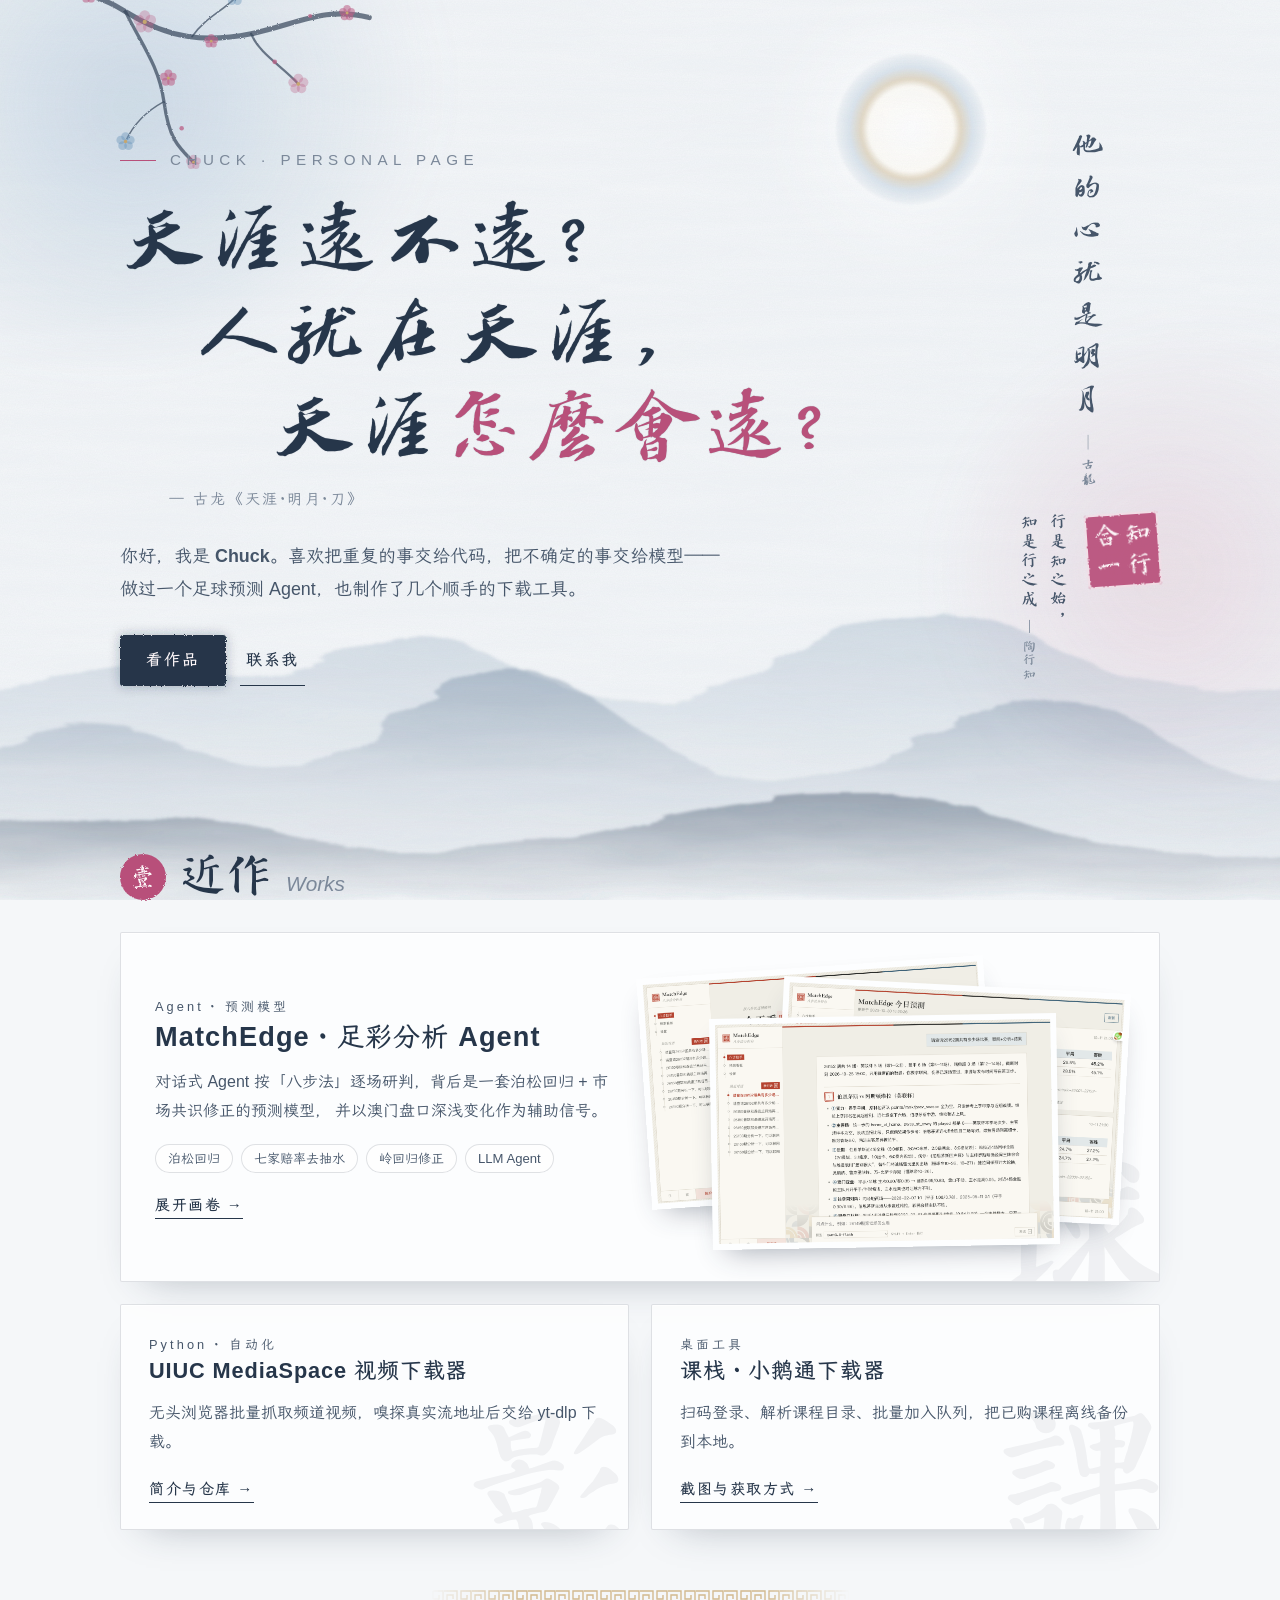
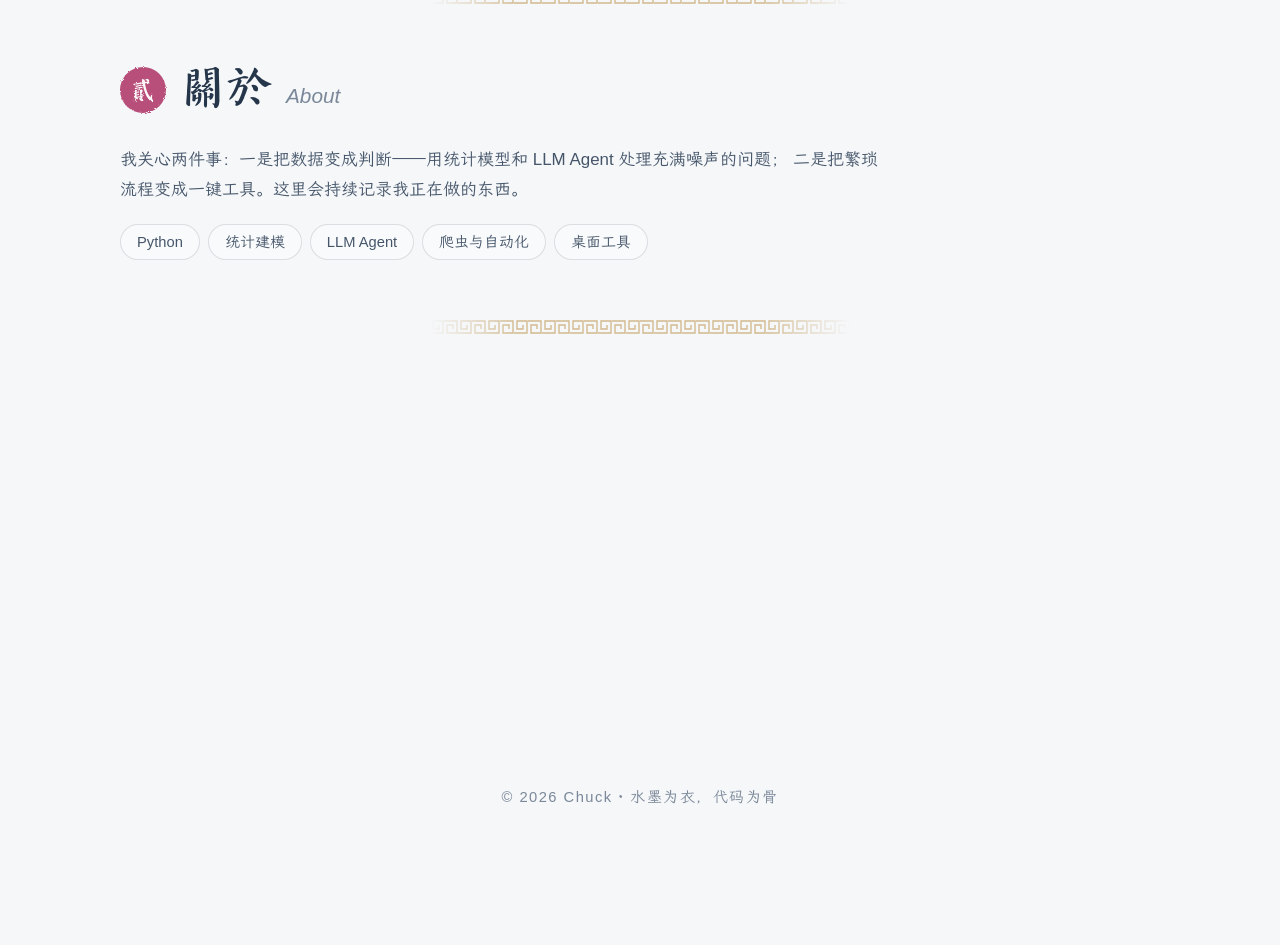
<file: index.html>
<!doctype html>
<html lang="zh-CN">
  <head>
    <meta charset="UTF-8" />
    <meta name="viewport" content="width=device-width, initial-scale=1.0" />
    <title>Chuck</title>
    <meta
      name="description"
      content="Chuck 的个人主页：足彩分析 Agent、MediaSpace 视频下载器、课栈小鹅通下载器。"
    />
    <link rel="stylesheet" href="./styles.css?v=6" />
    <link rel="icon" href="data:image/svg+xml,%3Csvg xmlns=%27http://www.w3.org/2000/svg%27 viewBox=%270 0 64 64%27%3E%3Crect x=%274%27 y=%274%27 width=%2756%27 height=%2756%27 rx=%276%27 fill=%27%23b03a2e%27/%3E%3Ctext x=%2732%27 y=%2745%27 font-size=%2736%27 text-anchor=%27middle%27 fill=%27%23f7e9df%27 font-family=%27serif%27%3E墨%3C/text%3E%3C/svg%3E" />
  </head>
  <body>
    <!-- 共用 SVG 滤镜：墨迹晕染 / 印章残边 -->
    <svg class="sr-defs" aria-hidden="true" focusable="false">
      <defs>
        <filter id="bleed" x="-30%" y="-30%" width="160%" height="160%">
          <feTurbulence type="fractalNoise" baseFrequency="0.018" numOctaves="3" seed="7" result="noise" />
          <feDisplacementMap in="SourceGraphic" in2="noise" scale="38" xChannelSelector="R" yChannelSelector="G" result="displaced" />
          <feGaussianBlur in="displaced" stdDeviation="5" />
        </filter>
        <filter id="rough" x="-10%" y="-10%" width="120%" height="120%">
          <feTurbulence type="fractalNoise" baseFrequency="0.9" numOctaves="2" seed="3" result="grain" />
          <feDisplacementMap in="SourceGraphic" in2="grain" scale="3" />
        </filter>
        <filter id="ridge" x="-5%" y="-20%" width="110%" height="140%">
          <feTurbulence type="fractalNoise" baseFrequency="0.006 0.04" numOctaves="4" seed="11" result="t" />
          <feDisplacementMap in="SourceGraphic" in2="t" scale="26" />
          <feGaussianBlur stdDeviation="1.4" />
        </filter>
      </defs>
    </svg>

    <!-- 背景：宣纸、朱日、远山 -->
    <div class="scene" aria-hidden="true">
      <span class="wash wash-a"></span>
      <span class="wash wash-b"></span>
      <span class="sun"></span>
      <svg class="mountains" viewBox="0 0 1440 360" preserveAspectRatio="xMidYMax slice">
        <defs>
          <linearGradient id="mt-far" x1="0" y1="0" x2="0" y2="1">
            <stop offset="0" stop-color="#7f9ab4" stop-opacity="0.3" />
            <stop offset="0.55" stop-color="#7f9ab4" stop-opacity="0.08" />
            <stop offset="1" stop-color="#7f9ab4" stop-opacity="0" />
          </linearGradient>
          <linearGradient id="mt-mid" x1="0" y1="0" x2="0" y2="1">
            <stop offset="0" stop-color="#58728f" stop-opacity="0.36" />
            <stop offset="0.5" stop-color="#58728f" stop-opacity="0.1" />
            <stop offset="1" stop-color="#58728f" stop-opacity="0" />
          </linearGradient>
          <linearGradient id="mt-near" x1="0" y1="0" x2="0" y2="1">
            <stop offset="0" stop-color="#34475e" stop-opacity="0.42" />
            <stop offset="0.7" stop-color="#34475e" stop-opacity="0.12" />
            <stop offset="1" stop-color="#34475e" stop-opacity="0.03" />
          </linearGradient>
        </defs>
        <g filter="url(#ridge)">
          <path class="mt mt-far" fill="url(#mt-far)" d="M0 210 C 120 170 200 110 300 140 S 470 80 560 120 S 720 200 820 150 S 1000 50 1100 110 S 1300 180 1440 130 L1440 360 L0 360Z" />
          <path class="mt mt-mid" fill="url(#mt-mid)" d="M0 260 C 90 230 160 170 260 205 S 400 250 480 195 S 600 110 700 185 S 860 260 960 220 S 1120 140 1220 205 S 1380 240 1440 215 L1440 360 L0 360Z" />
          <path class="mt mt-near" fill="url(#mt-near)" d="M0 312 C 140 282 240 262 360 292 S 600 316 720 286 S 980 246 1100 290 S 1340 318 1440 298 L1440 360 L0 360Z" />
        </g>
      </svg>
    </div>

    <svg class="plum" viewBox="0 0 520 300" aria-hidden="true">
      <defs>
        <g id="blossom">
          <circle cx="0" cy="-6.5" r="5.6" />
          <circle cx="6.2" cy="-2" r="5.6" />
          <circle cx="3.8" cy="5.3" r="5.6" />
          <circle cx="-3.8" cy="5.3" r="5.6" />
          <circle cx="-6.2" cy="-2" r="5.6" />
          <circle class="stamen" cx="0" cy="0" r="2.2" />
        </g>
      </defs>
      <g class="plum-branch" filter="url(#rough)">
        <path d="M-20 30 C 60 50 110 40 170 78 S 280 120 340 108 S 440 70 500 86" stroke-width="7" />
        <path d="M170 78 C 190 120 215 150 222 200 S 240 260 262 282" stroke-width="4.5" />
        <path d="M340 108 C 352 136 380 150 404 176" stroke-width="3" />
        <path d="M96 48 C 110 22 132 10 150 2" stroke-width="2.6" />
        <path d="M260 112 C 276 88 300 78 318 60" stroke-width="2.2" />
        <path d="M222 200 C 196 214 180 232 170 254" stroke-width="2" />
      </g>
      <g class="plum-flowers">
        <use href="#blossom" transform="translate(150 6) scale(1.1)" />
        <use href="#blossom" transform="translate(120 56) scale(0.9)" />
        <use href="#blossom" transform="translate(196 92) scale(1.3)" />
        <use href="#blossom" transform="translate(318 58) scale(1)" />
        <use href="#blossom" transform="translate(286 118) scale(0.8)" />
        <use href="#blossom" transform="translate(404 176) scale(1.15)" />
        <use href="#blossom" transform="translate(228 168) scale(0.95)" />
        <use href="#blossom" transform="translate(170 254) scale(1.05)" />
        <use href="#blossom" transform="translate(262 282) scale(0.85)" />
        <use href="#blossom" transform="translate(470 80) scale(0.9)" />
        <circle class="bud" cx="60" cy="44" r="3.4" />
        <circle class="bud" cx="246" cy="236" r="3" />
        <circle class="bud" cx="372" cy="146" r="3.2" />
        <circle class="bud" cx="420" cy="84" r="2.8" />
      </g>
    </svg>

    <main class="container">
      <!-- 首屏 -->
      <header class="hero">
        <div class="hero-text">
          <p class="kicker">CHUCK · PERSONAL PAGE</p>
          <h1 class="brush-title" aria-label="天涯遠不遠？人就在天涯，天涯怎麼會遠？">
            <span class="line" aria-hidden="true"
              ><i style="--i: 0">天</i><i style="--i: 1">涯</i><i style="--i: 2">遠</i><i style="--i: 3">不</i><i style="--i: 4">遠</i><i style="--i: 5">？</i></span
            >
            <span class="line" aria-hidden="true"
              ><i style="--i: 6">人</i><i style="--i: 7">就</i><i style="--i: 8">在</i><i style="--i: 9">天</i><i style="--i: 10">涯</i><i style="--i: 11">，</i></span
            >
            <span class="line" aria-hidden="true"
              ><i style="--i: 12">天</i><i style="--i: 13">涯</i><i style="--i: 14">怎</i><i style="--i: 15">麼</i><i style="--i: 16">會</i><i style="--i: 17">遠</i><i style="--i: 18">？</i></span
            >
          </h1>
          <p class="quote-src">— 古龙《天涯·明月·刀》</p>
          <p class="intro">
            你好，我是 <strong>Chuck</strong>。喜欢把重复的事交给代码，把不确定的事交给模型——
            做过一个足球预测 Agent，也制作了几个顺手的下载工具。
          </p>
          <div class="actions">
            <a class="btn btn-ink" href="#projects">看作品</a>
            <a class="btn btn-line" href="#contact">联系我</a>
          </div>
        </div>

        <aside class="hero-side" aria-hidden="true">
          <p class="vertical">他的心就是明月<span>— 古龍</span></p>
          <div class="seal-group">
            <div class="seal"><span>知</span><span>行</span><span>合</span><span>一</span></div>
            <p class="vertical vertical-sm">行是知之始，<br />知是行之成<span>— 陶行知</span></p>
          </div>
        </aside>
      </header>

      <!-- 壹 · 作品 -->
      <section id="projects" class="section reveal">
        <h2 class="section-title">
          <span class="num">壹</span><span class="zh">近作</span><span class="en">Works</span>
        </h2>

        <div class="works">
          <article class="work work-feature" data-mark="球">
            <button class="work-hit" type="button" data-open="dlg-matchedge" aria-label="查看 MatchEdge 足彩分析 Agent 详情"></button>
            <div class="work-body">
              <p class="work-tag">Agent · 预测模型</p>
              <h3>MatchEdge · 足彩分析 Agent</h3>
              <p>
                对话式 Agent 按「八步法」逐场研判，背后是一套泊松回归 + 市场共识修正的预测模型，
                并以澳门盘口深浅变化作为辅助信号。
              </p>
              <ul class="chips">
                <li>泊松回归</li>
                <li>七家赔率去抽水</li>
                <li>岭回归修正</li>
                <li>LLM Agent</li>
              </ul>
              <span class="work-more">展开画卷 →</span>
            </div>
            <div class="work-thumbs" aria-hidden="true">
              <img src="./assets/matchedge-1-assistant.png" alt="" loading="lazy" />
              <img src="./assets/matchedge-3-dashboard.png" alt="" loading="lazy" />
              <img src="./assets/matchedge-2-analysis.png" alt="" loading="lazy" />
            </div>
          </article>

          <article class="work" data-mark="影">
            <button class="work-hit" type="button" data-open="dlg-video" aria-label="查看 MediaSpace 视频下载器详情"></button>
            <div class="work-body">
              <p class="work-tag">Python · 自动化</p>
              <h3>UIUC MediaSpace 视频下载器</h3>
              <p>无头浏览器批量抓取频道视频，嗅探真实流地址后交给 yt-dlp 下载。</p>
              <span class="work-more">简介与仓库 →</span>
            </div>
          </article>

          <article class="work" data-mark="課">
            <button class="work-hit" type="button" data-open="dlg-kezhan" aria-label="查看课栈小鹅通下载器详情"></button>
            <div class="work-body">
              <p class="work-tag">桌面工具</p>
              <h3>课栈 · 小鹅通下载器</h3>
              <p>扫码登录、解析课程目录、批量加入队列，把已购课程离线备份到本地。</p>
              <span class="work-more">截图与获取方式 →</span>
            </div>
          </article>
        </div>
      </section>

      <div class="meander" aria-hidden="true"></div>

      <!-- 贰 · 关于 -->
      <section id="about" class="section reveal">
        <h2 class="section-title">
          <span class="num">貳</span><span class="zh">關於</span><span class="en">About</span>
        </h2>
        <div class="about">
          <p>
            我关心两件事：一是把数据变成判断——用统计模型和 LLM Agent 处理充满噪声的问题；
            二是把繁琐流程变成一键工具。这里会持续记录我正在做的东西。
          </p>
          <ul class="chips chips-lg">
            <li>Python</li>
            <li>统计建模</li>
            <li>LLM Agent</li>
            <li>爬虫与自动化</li>
            <li>桌面工具</li>
          </ul>
        </div>
      </section>

      <div class="meander" aria-hidden="true"></div>

      <!-- 叁 · 联系 -->
      <section id="contact" class="section reveal">
        <h2 class="section-title">
          <span class="num">參</span><span class="zh">聯繫</span><span class="en">Contact</span>
        </h2>
        <ul class="contact">
          <li>
            <span class="c-seal">郵</span>
            <span class="c-label">Email</span>
            <a href="mailto:shihchia27@gmail.com">shihchia27@gmail.com</a>
          </li>
          <li>
            <span class="c-seal">碼</span>
            <span class="c-label">GitHub</span>
            <a href="https://github.com/ShihchiaYJMd" target="_blank" rel="noopener">@ShihchiaYJMd</a>
          </li>
          <li>
            <span class="c-seal">記</span>
            <span class="c-label">Notion</span>
            <a href="./404.html">筹备中</a>
          </li>
        </ul>
      </section>

      <footer class="footer">
        <p>© <span id="year"></span> Chuck · 水墨为衣，代码为骨</p>
      </footer>
    </main>

    <!-- 画卷：MatchEdge -->
    <dialog id="dlg-matchedge" class="scroll" aria-labelledby="t-matchedge">
      <div class="scroll-inner">
        <button class="scroll-close" type="button" data-close aria-label="关闭">×</button>
        <p class="work-tag">Agent · 预测模型</p>
        <h3 id="t-matchedge">MatchEdge · 足彩分析 Agent</h3>
        <p class="lead">
          核心是 <strong>Agent + 预测模型</strong>：Agent 负责理解中文提问、联网查伤停、按「八步法」逐场研判；
          预测模型负责给出每场主胜 / 平局 / 客胜的概率，并与市场概率并排呈现在预测看板上。
        </p>

        <ol class="steps">
          <li>
            <span class="step-n">一</span>
            <div><strong>期望进球</strong>用泊松回归估计双方的期望进球。</div>
          </li>
          <li>
            <span class="step-n">二</span>
            <div>
              <strong>市场共识</strong>将七家机构赔率去除抽水（庄家利润）后取中位数，得到市场共识概率，
              再用岭回归对共识做修正。
            </div>
          </li>
          <li>
            <span class="step-n">三</span>
            <div><strong>辅助信号</strong>融入澳门盘口深浅变化，作为辅助信号。</div>
          </li>
        </ol>

        <div class="gallery">
          <figure>
            <button type="button" data-zoom="./assets/matchedge-1-assistant.png" aria-label="放大：八步助手首页">
              <img src="./assets/matchedge-1-assistant.png" alt="MatchEdge 八步助手首页" loading="lazy" />
            </button>
            <figcaption><span>一</span>八步助手 · 整期 / 单场 / 联网查伤停</figcaption>
          </figure>
          <figure>
            <button type="button" data-zoom="./assets/matchedge-2-analysis.png" aria-label="放大：逐场八步分析">
              <img src="./assets/matchedge-2-analysis.png" alt="MatchEdge 逐场八步分析示例" loading="lazy" />
            </button>
            <figcaption><span>二</span>逐场研判 · 实力、主客场、近况、亚盘……</figcaption>
          </figure>
          <figure>
            <button type="button" data-zoom="./assets/matchedge-3-dashboard.png" aria-label="放大：今日预测看板">
              <img src="./assets/matchedge-3-dashboard.png" alt="MatchEdge 今日预测看板" loading="lazy" />
            </button>
            <figcaption><span>三</span>预测看板 · 模型概率 vs 市场概率</figcaption>
          </figure>
        </div>

        <p class="note">本项目仅供学习与研究交流，预测结果不构成任何投注建议。</p>
      </div>
    </dialog>

    <!-- 画卷：视频下载器 -->
    <dialog id="dlg-video" class="scroll" aria-labelledby="t-video">
      <div class="scroll-inner">
        <button class="scroll-close" type="button" data-close aria-label="关闭">×</button>
        <p class="work-tag">Python · 自动化</p>
        <h3 id="t-video">UIUC MediaSpace 視頻下載器</h3>
        <p class="lead">
          一个面向学校 MediaSpace（Kaltura）平台的无头批量下载脚本：给它一个频道地址，
          它会把频道里的课程视频逐个找出来并下载到本地。
        </p>
        <ol class="steps">
          <li>
            <span class="step-n">一</span>
            <div><strong>扫描频道</strong>Selenium 驱动无头 Chrome 打开频道页，筛出所有有效的视频页链接。</div>
          </li>
          <li>
            <span class="step-n">二</span>
            <div><strong>嗅探流地址</strong>模拟点击播放，从浏览器性能日志里抓取真实的视频流地址。</div>
          </li>
          <li>
            <span class="step-n">三</span>
            <div><strong>下载落盘</strong>交给 yt-dlp 下载并按视频标题命名保存。</div>
          </li>
        </ol>
        <p class="lead small">
          小彩蛋：仓库里的目标站点配置用 AES-128 加密，需要先解开 README 里的小谜题才能使用。
        </p>
        <div class="actions">
          <a class="btn btn-ink" href="https://github.com/ShihchiaYJMd/Video-Downloader" target="_blank" rel="noopener">前往 GitHub 仓库 →</a>
        </div>
      </div>
    </dialog>

    <!-- 画卷：课栈 -->
    <dialog id="dlg-kezhan" class="scroll" aria-labelledby="t-kezhan">
      <div class="scroll-inner">
        <button class="scroll-close" type="button" data-close aria-label="关闭">×</button>
        <p class="work-tag">桌面工具</p>
        <h3 id="t-kezhan">課棧 · 小鵝通下載器</h3>
        <p class="lead">
          把已购买的小鹅通课程离线备份到本地的桌面工具：扫码登录后粘贴课程链接，自动解析出完整目录，
          勾选课时加入下载队列，支持暂停、清理与生成播放列表。
        </p>
        <figure class="single">
          <button type="button" data-zoom="./assets/kezhan-downloader.png" aria-label="放大：课栈应用截图">
            <img src="./assets/kezhan-downloader.png" alt="课栈 · 课程下载工作台应用截图" loading="lazy" />
          </button>
          <figcaption>课栈 · 课程下载工作台</figcaption>
        </figure>
        <div class="contact-card">
          <span class="c-seal">詢</span>
          <div>
            <p>使用请联系闲鱼：<strong>超宁集团</strong></p>
            <p class="muted">
              会员名：<code id="xianyu-id">tb317957996</code>
              <button class="copy" type="button" data-copy="tb317957996">复制</button>
            </p>
          </div>
          <a class="btn btn-ink xianyu-link" href="https://m.tb.cn/h.jf7fATr?tk=7jmCTzv2JzD" target="_blank" rel="noopener">去闲鱼看看 →</a>
        </div>
        <p class="note">仅供已购课程的个人离线备份。</p>
      </div>
    </dialog>

    <!-- 看图 -->
    <dialog id="lightbox" class="lightbox" aria-label="图片预览">
      <button class="scroll-close" type="button" data-close aria-label="关闭">×</button>
      <img alt="" />
    </dialog>

    <script>
      document.getElementById("year").textContent = new Date().getFullYear();

      const reduceMotion = window.matchMedia("(prefers-reduced-motion: reduce)").matches;

      // 滚动时墨迹渗开
      const io = new IntersectionObserver(
        (entries) => {
          entries.forEach((e) => {
            if (e.isIntersecting) {
              e.target.classList.add("in");
              io.unobserve(e.target);
            }
          });
        },
        { threshold: 0.12 }
      );
      document.querySelectorAll(".reveal").forEach((el) => io.observe(el));

      // 卡片悬停：墨从指尖晕开
      document.querySelectorAll(".work").forEach((card) => {
        card.addEventListener("pointermove", (e) => {
          const r = card.getBoundingClientRect();
          card.style.setProperty("--x", `${e.clientX - r.left}px`);
          card.style.setProperty("--y", `${e.clientY - r.top}px`);
        });
      });

      // 画卷开合
      const lightbox = document.getElementById("lightbox");
      document.querySelectorAll("[data-open]").forEach((btn) => {
        btn.addEventListener("click", () => document.getElementById(btn.dataset.open).showModal());
      });
      document.querySelectorAll("dialog").forEach((dlg) => {
        dlg.addEventListener("click", (e) => {
          if (e.target === dlg || e.target.closest("[data-close]")) dlg.close();
        });
      });
      document.querySelectorAll("[data-zoom]").forEach((btn) => {
        btn.addEventListener("click", () => {
          const img = lightbox.querySelector("img");
          img.src = btn.dataset.zoom;
          img.alt = btn.querySelector("img").alt;
          lightbox.showModal();
        });
      });

      // 复制闲鱼会员名
      document.querySelectorAll("[data-copy]").forEach((btn) => {
        btn.addEventListener("click", async () => {
          try {
            await navigator.clipboard.writeText(btn.dataset.copy);
            btn.textContent = "已复制";
          } catch {
            btn.textContent = "请手动复制";
          }
          setTimeout(() => (btn.textContent = "复制"), 1600);
        });
      });

      // 梅瓣与飞雪
      if (!reduceMotion) {
        const sky = document.querySelector(".scene");
        const tones = ["plum", "plum", "ice", "snow"];
        for (let n = 0; n < 16; n++) {
          const p = document.createElement("span");
          p.className = `petal petal-${tones[n % tones.length]}`;
          p.style.left = `${Math.random() * 100}%`;
          p.style.setProperty("--size", `${6 + Math.random() * 7}px`);
          p.style.setProperty("--sway", `${(Math.random() * 2 - 1) * 120}px`);
          p.style.animationDuration = `${14 + Math.random() * 14}s`;
          p.style.animationDelay = `${-Math.random() * 28}s`;
          sky.appendChild(p);
        }
      }

      // 点击落墨
      if (!reduceMotion) {
        document.addEventListener("pointerdown", (e) => {
          if (e.target.closest("dialog")) return;
          const drop = document.createElement("span");
          drop.className = "ink-drop";
          drop.style.left = `${e.clientX}px`;
          drop.style.top = `${e.clientY}px`;
          document.body.appendChild(drop);
          drop.addEventListener("animationend", () => drop.remove());
        });
      }
    </script>
  </body>
</html>
</file>
<file: styles.css>
/* 霞鹜文楷（OFL），只含页面用到的汉字，见 tools/subset-fonts.py；拉丁字符交给系统字体 */
@font-face {
  font-family: "WenKai";
  src: url("./assets/fonts/wenkai-regular.woff2?v=6") format("woff2");
  font-weight: 100 450;
  font-display: swap;
  unicode-range: U+2E80-9FFF, U+F900-FAFF, U+FF00-FFEF, U+00B7, U+2014, U+2018-2019, U+201C-201D, U+2026;
}

@font-face {
  font-family: "WenKai";
  src: url("./assets/fonts/wenkai-medium.woff2?v=6") format("woff2");
  font-weight: 451 900;
  font-display: swap;
  unicode-range: U+2E80-9FFF, U+F900-FAFF, U+FF00-FFEF, U+00B7, U+2014, U+2018-2019, U+201C-201D, U+2026;
}

/* 方正苏轼行书 / 方正颜真卿楷书，同样只含页面用字 */
@font-face {
  font-family: "SuShi";
  src: url("./assets/fonts/sushi-xingshu.woff2?v=6") format("woff2");
  font-display: swap;
  unicode-range: U+2E80-9FFF, U+F900-FAFF, U+FF00-FFEF, U+00B7, U+2014, U+2018-2019, U+201C-201D, U+2026;
}

@font-face {
  font-family: "YanKai";
  src: url("./assets/fonts/yan-kaishu.woff2?v=6") format("woff2");
  font-display: swap;
  unicode-range: U+2E80-9FFF, U+F900-FAFF, U+FF00-FFEF, U+00B7, U+2014, U+2018-2019, U+201C-201D, U+2026;
}

:root {
  /* 雪衣 · 黛蓝 · 梅红 · 冰蓝 · 云纹金 */
  --paper: #f5f7f9;
  --paper-deep: #e7edf2;
  --paper-card: rgba(255, 255, 255, 0.72);
  --frame: #fdfeff;
  --ink-rgb: 38, 54, 74;
  --ink: #26364a;
  --ink-2: #46566a;
  --ink-soft: #7b8899;
  --line: rgba(38, 54, 74, 0.14);
  --plum: #b8507a;
  --plum-rgb: 184, 80, 122;
  --plum-soft: rgba(184, 80, 122, 0.1);
  --ice: #8db3d2;
  --ice-rgb: 93, 140, 181;
  --dai: #4d7ba3;
  --gold: #c4a062;
  --on-accent: #fdf7f9;

  /* 行书：方正苏轼行书；楷书：方正颜真卿楷书 */
  --font-xing: "SuShi", var(--font-en), "Kaiti SC", "STKaiti", "KaiTi", serif;
  --font-brush: "YanKai", var(--font-en), "Kaiti SC", "STKaiti", "KaiTi", serif;
  /* 正文：中文楷体 + 英文 San Francisco */
  --font-en: -apple-system, BlinkMacSystemFont, "SF Pro Text", "Helvetica Neue", "Segoe UI", sans-serif;
  --font-body: "WenKai", var(--font-en), "Kaiti SC", "STKaiti", "KaiTi", serif;
  --font-latin: -apple-system, BlinkMacSystemFont, "SF Pro Display", "Helvetica Neue", sans-serif;
}

*,
*::before,
*::after {
  box-sizing: border-box;
}

html {
  scroll-behavior: smooth;
}

html,
body {
  margin: 0;
  padding: 0;
}

body {
  font-family: var(--font-body);
  color: var(--ink);
  background: var(--paper);
  min-height: 100vh;
  overflow-x: hidden;
  line-height: 1.8;
  -webkit-font-smoothing: antialiased;
}

/* 宣纸纤维纹理 */
body::before {
  content: "";
  position: fixed;
  inset: 0;
  z-index: -1;
  pointer-events: none;
  background-image: url("data:image/svg+xml,%3Csvg xmlns='http://www.w3.org/2000/svg' width='260' height='260'%3E%3Cfilter id='n'%3E%3CfeTurbulence type='fractalNoise' baseFrequency='.85' numOctaves='3' stitchTiles='stitch'/%3E%3CfeColorMatrix values='0 0 0 0 .3 0 0 0 0 .36 0 0 0 0 .45 0 0 0 .07 0'/%3E%3C/filter%3E%3Crect width='100%25' height='100%25' filter='url(%23n)'/%3E%3C/svg%3E"),
    url("data:image/svg+xml,%3Csvg xmlns='http://www.w3.org/2000/svg' width='600' height='600'%3E%3Cfilter id='f'%3E%3CfeTurbulence type='fractalNoise' baseFrequency='.004 .06' numOctaves='2' seed='4'/%3E%3CfeColorMatrix values='0 0 0 0 .4 0 0 0 0 .5 0 0 0 0 .62 0 0 0 .06 0'/%3E%3C/filter%3E%3Crect width='100%25' height='100%25' filter='url(%23f)'/%3E%3C/svg%3E");
}

a {
  color: inherit;
}

::selection {
  background: var(--plum-soft);
}

.sr-defs {
  position: absolute;
  width: 0;
  height: 0;
}

/* ---------- 背景场景 ---------- */
.scene {
  position: fixed;
  inset: 0;
  z-index: -2;
  pointer-events: none;
  overflow: hidden;
}

.wash {
  position: absolute;
  border-radius: 50%;
  filter: blur(28px);
  animation: breathe 14s ease-in-out infinite alternate;
}

.wash-a {
  width: 640px;
  height: 520px;
  left: -220px;
  top: -180px;
  background: radial-gradient(circle at 55% 55%, rgba(var(--ice-rgb), 0.26), rgba(var(--ice-rgb), 0.08) 45%, transparent 70%);
}

.wash-b {
  width: 520px;
  height: 460px;
  right: -200px;
  top: 38%;
  background: radial-gradient(circle at 40% 50%, rgba(var(--plum-rgb), 0.14), rgba(var(--plum-rgb), 0.04) 50%, transparent 72%);
  animation-delay: -6s;
}

.sun {
  position: absolute;
  right: 23%;
  top: 6%;
  width: 150px;
  height: 150px;
  border-radius: 50%;
  background: radial-gradient(circle, #fff 0%, #fffdf8 40%, rgba(196, 160, 98, 0.35) 47%, rgba(var(--ice-rgb), 0.16) 58%, transparent 72%);
  filter: blur(1px);
  box-shadow: 0 0 80px 30px rgba(255, 255, 255, 0.7);
}

.mountains {
  position: absolute;
  left: 0;
  bottom: 0;
  width: 100%;
  height: 42vh;
  min-height: 240px;
}

.mt {
  transform-origin: bottom;
  animation: mist 18s ease-in-out infinite alternate;
}

.mt-mid {
  animation-delay: -5s;
}

.mt-near {
  animation-delay: -9s;
}

/* ---------- 布局 ---------- */
.container {
  width: min(1040px, calc(100% - 32px));
  margin: 0 auto;
  padding: 56px 0 120px;
}

/* ---------- 首屏 ---------- */
.hero {
  display: grid;
  grid-template-columns: 1fr auto;
  gap: 40px;
  align-items: center;
  min-height: min(86vh, 760px);
  padding-bottom: 40px;
}

.kicker {
  margin: 0 0 18px;
  font-family: var(--font-latin);
  font-size: 0.95rem;
  letter-spacing: 0.36em;
  color: var(--ink-soft);
  opacity: 0;
  animation: fadeIn 1s 0.1s ease forwards;
}

.kicker::before {
  content: "";
  display: inline-block;
  width: 36px;
  height: 1px;
  margin-right: 14px;
  vertical-align: middle;
  background: var(--plum);
}

.brush-title {
  margin: 0;
  font-family: var(--font-xing);
  font-weight: 400;
  font-size: clamp(2.5rem, 7.4vw, 5.2rem);
  line-height: 1.12;
  letter-spacing: 0.04em;
  color: var(--ink);
}

.brush-title .line {
  display: block;
}

.brush-title .line:nth-child(2) {
  padding-left: 0.9em;
}

.brush-title .line:nth-child(3) {
  padding-left: 1.8em;
}

.quote-src {
  margin: 14px 0 0;
  padding-left: 3.2em;
  font-size: 0.95rem;
  letter-spacing: 0.16em;
  color: var(--ink-soft);
  opacity: 0;
  animation: fadeIn 1.2s 1.6s ease forwards;
}

/* 逐字落笔：从模糊墨团中显形 */
.brush-title i {
  display: inline-block;
  font-style: normal;
  opacity: 0;
  filter: blur(14px);
  transform: scale(1.18);
  animation: inkIn 1.1s cubic-bezier(0.2, 0.7, 0.2, 1) forwards;
  animation-delay: calc(0.35s + var(--i) * 0.11s);
  text-shadow: 0 0 1px rgba(var(--ink-rgb), 0.35);
}

.brush-title .line:last-child i:nth-child(n + 3) {
  color: var(--plum);
}

.intro {
  max-width: 600px;
  margin: 28px 0 0;
  text-wrap: pretty;
  font-size: clamp(1rem, 2.4vw, 1.12rem);
  color: var(--ink-2);
  opacity: 0;
  animation: fadeIn 1.2s 2s ease forwards;
}

.intro strong {
  font-family: var(--font-latin);
  font-weight: 600;
}

.actions {
  margin-top: 30px;
  display: flex;
  gap: 14px;
  flex-wrap: wrap;
}

.hero .actions {
  opacity: 0;
  animation: fadeIn 1.2s 2.3s ease forwards;
}

.btn {
  position: relative;
  display: inline-flex;
  align-items: center;
  padding: 11px 26px;
  font-family: var(--font-body);
  font-weight: 600;
  font-size: 0.98rem;
  letter-spacing: 0.12em;
  text-decoration: none;
  transition: transform 0.25s ease, color 0.25s ease;
  isolation: isolate;
}

.btn:hover {
  transform: translateY(-2px);
}

/* 墨块按钮：边缘带晕染 */
.btn-ink {
  color: var(--on-accent);
}

.btn-ink::before {
  content: "";
  position: absolute;
  inset: 0;
  z-index: -1;
  background: var(--ink);
  border-radius: 3px;
  filter: url(#rough);
  box-shadow: 0 0 12px rgba(var(--ink-rgb), 0.3);
  transition: background 0.3s ease;
}

.btn-ink:hover::before {
  background: var(--plum);
}

.btn-line {
  color: var(--ink);
  border-bottom: 1.5px solid var(--ink);
  padding-left: 6px;
  padding-right: 6px;
}

.btn-line:hover {
  color: var(--plum);
  border-color: var(--plum);
}

/* 竖排题字 + 印章 */
.hero-side {
  display: flex;
  flex-direction: column;
  align-items: center;
  gap: 26px;
  align-self: start;
  margin-top: 8vh;
  opacity: 0;
  animation: fadeIn 1.6s 1.2s ease forwards;
}

.vertical {
  margin: 0;
  writing-mode: vertical-rl;
  font-family: var(--font-xing);
  font-size: 2rem;
  letter-spacing: 0.32em;
  color: var(--ink-2);
}

.vertical span {
  margin-top: 0.8em;
  font-size: 0.9rem;
  letter-spacing: 0.1em;
  color: var(--ink-soft);
}

.seal-group {
  display: flex;
  flex-direction: row-reverse;
  align-items: flex-start;
  gap: 14px;
}

.vertical-sm {
  font-family: var(--font-brush);
  font-size: 1.05rem;
  line-height: 1.7;
  letter-spacing: 0.14em;
  color: var(--ink-2);
}

.vertical-sm span {
  font-size: 0.8rem;
}

.seal {
  display: grid;
  grid-template-columns: repeat(2, 1fr);
  grid-auto-flow: column;
  grid-template-rows: repeat(2, 1fr);
  direction: rtl;
  width: 74px;
  height: 74px;
  padding: 6px;
  background: var(--plum);
  color: var(--on-accent);
  border-radius: 4px;
  font-family: var(--font-brush);
  font-size: 1.62rem;
  line-height: 1;
  filter: url(#rough);
  transform: rotate(-4deg);
  box-shadow: inset 0 0 0 2px rgba(253, 247, 249, 0.85), inset 0 0 0 4px var(--plum);
  opacity: 0.92;
}

.seal span {
  display: grid;
  place-items: center;
}

/* ---------- 分节 ---------- */
.section {
  padding: 36px 0;
}

.section-title {
  display: flex;
  align-items: baseline;
  gap: 14px;
  margin: 0 0 30px;
  font-weight: 400;
}

.section-title .num {
  display: grid;
  place-items: center;
  width: 46px;
  height: 46px;
  font-family: var(--font-brush);
  font-size: 1.6rem;
  color: var(--on-accent);
  background: var(--plum);
  border-radius: 50%;
  filter: url(#rough);
  align-self: center;
}

.section-title .zh {
  font-family: var(--font-brush);
  font-size: clamp(2.2rem, 5vw, 2.9rem);
  line-height: 1;
}

.section-title .en {
  font-family: var(--font-latin);
  font-style: italic;
  font-size: 1.3rem;
  color: var(--ink-soft);
}

/* 回纹分隔 */
.meander {
  height: 14px;
  margin: 24px auto;
  width: min(420px, 70%);
  opacity: 0.7;
  background: url("data:image/svg+xml,%3Csvg xmlns='http://www.w3.org/2000/svg' width='28' height='14' viewBox='0 0 28 14'%3E%3Cpath d='M0 13H13V1H3V9H9V5' fill='none' stroke='%23c4a062' stroke-width='1.4'/%3E%3Cpath d='M14 1H27V13H17V5H23V9' fill='none' stroke='%23c4a062' stroke-width='1.4'/%3E%3C/svg%3E")
    repeat-x center;
  -webkit-mask: linear-gradient(90deg, transparent, #000 20%, #000 80%, transparent);
  mask: linear-gradient(90deg, transparent, #000 20%, #000 80%, transparent);
}

/* 墨迹渗开式出场 */
.reveal {
  opacity: 0;
  filter: blur(10px);
  transform: translateY(24px);
  transition: opacity 1.1s ease, filter 1.3s ease, transform 1.1s ease;
}

.reveal.in {
  opacity: 1;
  filter: none;
  transform: none;
}

/* ---------- 作品 ---------- */
.works {
  display: grid;
  grid-template-columns: repeat(2, minmax(0, 1fr));
  gap: 22px;
}

.work {
  --x: 50%;
  --y: 50%;
  position: relative;
  overflow: hidden;
  padding: 28px 28px 26px;
  background: var(--paper-card);
  border: 1px solid var(--line);
  border-radius: 2px;
  box-shadow: 0 1px 0 rgba(255, 255, 255, 0.7) inset, 0 18px 40px -26px rgba(var(--ink-rgb), 0.4);
  transition: transform 0.4s ease, box-shadow 0.4s ease;
  isolation: isolate;
}

.work:hover {
  transform: translateY(-4px);
  box-shadow: 0 1px 0 rgba(255, 255, 255, 0.7) inset, 0 26px 50px -24px rgba(var(--ink-rgb), 0.5);
}

/* 大字水印 */
.work::after {
  content: attr(data-mark);
  position: absolute;
  right: -10px;
  bottom: -46px;
  z-index: -1;
  font-family: var(--font-brush);
  font-size: 11rem;
  line-height: 1;
  color: var(--ink);
  opacity: 0.06;
  transition: opacity 0.5s ease, transform 0.6s ease;
}

.work:hover::after {
  opacity: 0.11;
  transform: rotate(-6deg) scale(1.05);
}

/* 指尖晕墨 */
.work::before {
  content: "";
  position: absolute;
  left: var(--x);
  top: var(--y);
  z-index: -1;
  width: 520px;
  height: 520px;
  margin: -260px 0 0 -260px;
  border-radius: 50%;
  background: radial-gradient(circle, rgba(var(--ice-rgb), 0.2) 0%, rgba(var(--plum-rgb), 0.06) 35%, transparent 62%);
  filter: url(#bleed);
  transform: scale(0.1);
  opacity: 0;
  transition: transform 0.9s cubic-bezier(0.2, 0.7, 0.2, 1), opacity 0.6s ease;
  pointer-events: none;
}

.work:hover::before {
  transform: scale(1);
  opacity: 1;
}

.work-hit {
  position: absolute;
  inset: 0;
  z-index: 2;
  width: 100%;
  border: 0;
  background: transparent;
  cursor: pointer;
}

.work-hit:focus-visible {
  outline: 2px solid var(--plum);
  outline-offset: -6px;
}

.work-tag {
  margin: 0 0 6px;
  font-size: 0.8rem;
  letter-spacing: 0.24em;
  color: var(--plum);
}

.work h3 {
  margin: 0 0 12px;
  font-size: 1.36rem;
  font-weight: 900;
  letter-spacing: 0.04em;
  line-height: 1.4;
}

.work p {
  margin: 0;
  color: var(--ink-2);
}

.work-more {
  display: inline-block;
  margin-top: 18px;
  font-weight: 600;
  font-size: 0.94rem;
  letter-spacing: 0.1em;
  border-bottom: 1px solid currentColor;
  transition: color 0.3s ease, letter-spacing 0.3s ease;
}

.work:hover .work-more {
  color: var(--plum);
  letter-spacing: 0.16em;
}

.work-feature {
  grid-column: 1 / -1;
  display: grid;
  grid-template-columns: minmax(0, 1fr) minmax(0, 1.05fr);
  gap: 30px;
  align-items: center;
  padding: 34px;
}

.work-feature h3 {
  font-size: 1.7rem;
}

.work-thumbs {
  position: relative;
  height: 280px;
}

.work-thumbs img {
  position: absolute;
  width: 72%;
  aspect-ratio: 3 / 2;
  object-fit: cover;
  object-position: top left;
  border: 6px solid var(--frame);
  box-shadow: 0 14px 30px -14px rgba(var(--ink-rgb), 0.45);
  transition: transform 0.6s cubic-bezier(0.2, 0.7, 0.2, 1);
}

.work-thumbs img:nth-child(1) {
  left: 0;
  top: 0;
  transform: rotate(-4deg);
}

.work-thumbs img:nth-child(2) {
  right: 0;
  top: 18px;
  transform: rotate(3deg);
}

.work-thumbs img:nth-child(3) {
  left: 14%;
  bottom: 0;
  transform: rotate(-1deg);
}

.work-feature:hover .work-thumbs img:nth-child(1) {
  transform: rotate(-7deg) translate(-10px, -6px);
}

.work-feature:hover .work-thumbs img:nth-child(2) {
  transform: rotate(6deg) translate(10px, -4px);
}

.work-feature:hover .work-thumbs img:nth-child(3) {
  transform: rotate(0deg) translateY(6px);
}

.chips {
  display: flex;
  flex-wrap: wrap;
  gap: 8px;
  margin: 18px 0 0;
  padding: 0;
  list-style: none;
}

.chips li {
  padding: 2px 12px;
  font-size: 0.82rem;
  color: var(--ink-2);
  border: 1px solid var(--line);
  border-radius: 999px;
  background: rgba(255, 255, 255, 0.4);
}

.chips-lg li {
  padding: 4px 16px;
  font-size: 0.92rem;
}

/* ---------- 关于 ---------- */
.about {
  max-width: 760px;
  font-size: 1.06rem;
}

.about p {
  margin: 0;
  color: var(--ink-2);
}

/* ---------- 联系 ---------- */
.contact {
  display: grid;
  gap: 4px;
  margin: 0;
  padding: 0;
  list-style: none;
  max-width: 620px;
}

.contact li {
  display: grid;
  grid-template-columns: 44px 90px 1fr;
  align-items: center;
  gap: 12px;
  padding: 14px 6px;
  border-bottom: 1px dashed var(--line);
}

.c-seal {
  display: grid;
  place-items: center;
  width: 38px;
  height: 38px;
  font-family: var(--font-brush);
  font-size: 1.3rem;
  color: var(--plum);
  border: 2px solid var(--plum);
  border-radius: 3px;
  filter: url(#rough);
}

.c-label {
  font-family: var(--font-latin);
  font-style: italic;
  font-size: 1.15rem;
  color: var(--ink-soft);
}

.contact a {
  justify-self: start;
  font-weight: 600;
  text-decoration: none;
  overflow-wrap: anywhere;
  background: linear-gradient(var(--plum), var(--plum)) left bottom / 0 1.5px no-repeat;
  transition: background-size 0.35s ease, color 0.3s ease;
}

.contact a:hover {
  color: var(--plum);
  background-size: 100% 1.5px;
}

.footer {
  margin-top: 64px;
  text-align: center;
  font-size: 0.92rem;
  color: var(--ink-soft);
  letter-spacing: 0.1em;
}

/* ---------- 画卷弹窗 ---------- */
dialog {
  color: var(--ink);
}

.scroll {
  width: min(900px, calc(100vw - 24px));
  max-height: min(88vh, 960px);
  padding: 0;
  border: 0;
  background: transparent;
  overflow: visible;
}

.scroll::backdrop,
.lightbox::backdrop {
  background: rgba(var(--ink-rgb), 0.45);
  backdrop-filter: blur(3px) grayscale(0.4);
}

/* 卷轴上下轴杆 */
.scroll::before,
.scroll::after {
  content: "";
  position: absolute;
  left: -10px;
  right: -10px;
  z-index: 2;
  height: 14px;
  border-radius: 7px;
  background: linear-gradient(180deg, #5d7590, #2c3d52 60%, #44586f);
  box-shadow: inset 0 0 0 1px rgba(196, 160, 98, 0.7), 0 4px 10px rgba(var(--ink-rgb), 0.3);
}

.scroll::before {
  top: -7px;
}

.scroll::after {
  bottom: -7px;
}

.scroll-inner {
  max-height: min(88vh, 960px);
  overflow-y: auto;
  padding: 44px clamp(20px, 5vw, 56px) 40px;
  background:
    linear-gradient(90deg, rgba(var(--ice-rgb), 0.12), transparent 6%, transparent 94%, rgba(var(--ice-rgb), 0.12)),
    var(--paper);
  overscroll-behavior: contain;
}

.scroll[open] .scroll-inner {
  animation: unroll 0.75s cubic-bezier(0.2, 0.7, 0.2, 1);
}

.scroll h3 {
  margin: 0 0 14px;
  padding-right: 44px;
  font-family: var(--font-brush);
  font-weight: 400;
  font-size: clamp(2rem, 5vw, 2.7rem);
  line-height: 1.25;
}

.scroll .lead {
  margin: 0 0 22px;
  color: var(--ink-2);
  font-size: 1.04rem;
}

.scroll .lead.small {
  font-size: 0.95rem;
  color: var(--ink-soft);
}

.scroll-close {
  position: absolute;
  top: 18px;
  right: 18px;
  z-index: 3;
  width: 40px;
  height: 40px;
  border: 1px solid var(--line);
  border-radius: 50%;
  background: var(--paper);
  font-size: 1.5rem;
  line-height: 1;
  color: var(--ink);
  cursor: pointer;
  transition: background 0.2s ease, color 0.2s ease;
}

.scroll-close:hover {
  background: var(--ink);
  color: var(--paper);
}

.steps {
  display: grid;
  gap: 12px;
  margin: 0 0 28px;
  padding: 0;
  list-style: none;
}

.steps li {
  display: grid;
  grid-template-columns: 40px 1fr;
  gap: 14px;
  align-items: start;
  padding: 14px 16px;
  background: rgba(255, 255, 255, 0.45);
  border-left: 3px solid var(--ink);
}

.steps li:nth-child(2) {
  border-left-color: var(--dai);
}

.steps li:nth-child(3) {
  border-left-color: var(--plum);
}

.steps strong {
  display: block;
  margin-bottom: 2px;
  font-size: 1.02rem;
}

.step-n {
  display: grid;
  place-items: center;
  width: 36px;
  height: 36px;
  font-family: var(--font-brush);
  font-size: 1.3rem;
  border: 1.5px solid currentColor;
  border-radius: 50%;
  filter: url(#rough);
}

.gallery {
  display: grid;
  gap: 26px;
}

.gallery figure,
figure.single {
  margin: 0;
}

.gallery button,
figure.single button {
  display: block;
  width: 100%;
  padding: 0;
  border: 8px solid var(--frame);
  background: var(--frame);
  box-shadow: 0 18px 36px -20px rgba(var(--ink-rgb), 0.5);
  cursor: zoom-in;
  transition: transform 0.35s ease;
}

.gallery button:hover,
figure.single button:hover {
  transform: translateY(-3px);
}

.gallery img,
figure.single img {
  display: block;
  width: 100%;
  height: auto;
}

figcaption {
  margin-top: 10px;
  font-size: 0.92rem;
  color: var(--ink-soft);
}

figcaption span {
  display: inline-grid;
  place-items: center;
  width: 24px;
  height: 24px;
  margin-right: 8px;
  font-family: var(--font-brush);
  color: var(--on-accent);
  background: var(--plum);
  border-radius: 2px;
}

.contact-card {
  display: flex;
  gap: 16px;
  align-items: center;
  margin: 26px 0 0;
  padding: 18px 20px;
  border: 1px solid rgba(var(--plum-rgb), 0.35);
  background: var(--plum-soft);
}

.contact-card p {
  margin: 0;
}

.contact-card .muted {
  color: var(--ink-soft);
  font-size: 0.94rem;
}

.contact-card code {
  font-family: ui-monospace, "SF Mono", Menlo, monospace;
  color: var(--ink);
}

.copy {
  margin-left: 8px;
  padding: 1px 10px;
  font: inherit;
  font-size: 0.82rem;
  color: var(--plum);
  background: transparent;
  border: 1px solid currentColor;
  border-radius: 999px;
  cursor: pointer;
}

.note {
  margin: 28px 0 0;
  padding-top: 14px;
  border-top: 1px dashed var(--line);
  font-size: 0.86rem;
  color: var(--ink-soft);
}

/* 看图 */
.lightbox {
  max-width: 96vw;
  max-height: 94vh;
  padding: 10px;
  border: 0;
  background: var(--frame);
  overflow: auto;
}

.lightbox img {
  display: block;
  max-width: calc(96vw - 20px);
  max-height: calc(94vh - 20px);
  width: auto;
  height: auto;
}

.lightbox .scroll-close {
  position: fixed;
  top: 16px;
  right: 16px;
}

/* 点击落墨 */
.ink-drop {
  position: fixed;
  z-index: 50;
  width: 240px;
  height: 240px;
  margin: -120px 0 0 -120px;
  border-radius: 50%;
  pointer-events: none;
  background: radial-gradient(circle, rgba(var(--ice-rgb), 0.34) 0%, rgba(var(--ice-rgb), 0.14) 30%, rgba(var(--plum-rgb), 0.05) 55%, transparent 68%);
  filter: url(#bleed);
  mix-blend-mode: multiply;
  animation: drop 1.8s cubic-bezier(0.15, 0.7, 0.2, 1) forwards;
}

/* ---------- 404 ---------- */
.lost {
  display: grid;
  place-items: center;
  min-height: 100vh;
  padding: 24px 16px 30vh;
  text-align: center;
}

.lost-mark {
  margin: 0;
  font-family: var(--font-brush);
  font-weight: 400;
  font-size: clamp(6rem, 22vw, 12rem);
  line-height: 1;
  color: var(--ink);
  filter: url(#rough);
}

.lost-mark span {
  color: var(--plum);
}

.lost p {
  margin: 14px 0 0;
  color: var(--ink-2);
  font-size: 1.08rem;
}

.lost .actions {
  justify-content: center;
}

/* ---------- 动画 ---------- */
@keyframes inkIn {
  60% {
    opacity: 1;
  }
  to {
    opacity: 1;
    filter: blur(0);
    transform: none;
  }
}

@keyframes fadeIn {
  to {
    opacity: 1;
  }
}

@keyframes breathe {
  from {
    transform: scale(1) translate(0, 0);
  }
  to {
    transform: scale(1.12) translate(24px, 18px);
  }
}

@keyframes mist {
  from {
    transform: translateX(-12px) scaleY(1);
  }
  to {
    transform: translateX(12px) scaleY(1.04);
  }
}

@keyframes unroll {
  from {
    clip-path: inset(0 0 100% 0);
  }
  to {
    clip-path: inset(0 0 0 0);
  }
}

@keyframes drop {
  from {
    opacity: 1;
    transform: scale(0.08);
  }
  to {
    opacity: 0;
    transform: scale(1);
  }
}

/* ---------- 响应式 ---------- */
@media (max-width: 860px) {
  .hero {
    grid-template-columns: 1fr;
    min-height: auto;
    padding-top: 12px;
  }

  .hero-side {
    flex-direction: row;
    justify-content: flex-end;
    margin-top: 0;
    order: -1;
  }

  .vertical {
    font-size: 1.4rem;
  }

  .seal {
    width: 60px;
    height: 60px;
    font-size: 1.3rem;
  }

  .sun {
    width: 100px;
    height: 100px;
    right: 6%;
    top: 4%;
  }

  .works,
  .work-feature {
    grid-template-columns: 1fr;
  }

  .work-feature {
    padding: 26px 22px;
  }

  .work-thumbs {
    height: 200px;
  }

  .work {
    padding: 24px 22px;
  }
}

@media (max-width: 480px) {
  .container {
    padding-top: 28px;
  }

  .brush-title .line:nth-child(2) {
    padding-left: 0.5em;
  }

  .brush-title .line:nth-child(3) {
    padding-left: 1em;
  }

  .quote-src {
    padding-left: 1em;
  }

  .kicker {
    font-size: 0.78rem;
    letter-spacing: 0.2em;
  }

  .kicker::before {
    width: 22px;
    margin-right: 10px;
  }

  .vertical {
    font-size: 1.1rem;
  }

  .contact li {
    grid-template-columns: 40px 1fr;
  }

  .contact li a {
    grid-column: 2;
  }

  .contact-card {
    flex-direction: column;
    align-items: flex-start;
  }
}

@media (prefers-reduced-motion: reduce) {
  *,
  *::before,
  *::after {
    animation-duration: 0.01ms !important;
    animation-delay: 0s !important;
    transition-duration: 0.01ms !important;
  }

  .reveal {
    opacity: 1;
    filter: none;
    transform: none;
  }
}

.scroll:focus,
.scroll-inner:focus,
.lightbox:focus {
  outline: none;
}

/* ---------- 梅枝 · 落瓣 ---------- */
.plum {
  position: absolute;
  z-index: -1;
  pointer-events: none;
  left: 0;
  top: -46px;
  width: min(30vw, 400px);
  height: auto;
  opacity: 0.9;
}

.plum-branch path {
  fill: none;
  stroke: var(--ink);
  stroke-opacity: 0.7;
  stroke-linecap: round;
}

.plum-flowers use {
  fill: rgba(var(--plum-rgb), 0.55);
}

.plum-flowers use:nth-child(3n) {
  fill: rgba(var(--plum-rgb), 0.32);
}

.plum-flowers use:nth-child(4n) {
  fill: rgba(var(--ice-rgb), 0.4);
}

.plum .stamen {
  fill: var(--gold);
}

.plum .bud {
  fill: var(--plum);
  opacity: 0.75;
}

.petal {
  position: absolute;
  top: -20px;
  width: var(--size);
  height: calc(var(--size) * 1.2);
  border-radius: 80% 0 80% 0;
  animation: fall linear infinite;
}

.petal-plum {
  background: rgba(var(--plum-rgb), 0.45);
}

.petal-ice {
  background: rgba(var(--ice-rgb), 0.45);
}

.petal-snow {
  border-radius: 50%;
  background: #fff;
  box-shadow: 0 0 4px rgba(var(--ice-rgb), 0.5);
}

@keyframes fall {
  from {
    transform: translate(0, 0) rotate(0deg);
  }
  50% {
    transform: translate(var(--sway), 52vh) rotate(200deg);
  }
  to {
    transform: translate(calc(var(--sway) * -0.4), 106vh) rotate(420deg);
  }
}

@media (max-width: 860px) {
  .plum {
    width: 62vw;
    opacity: 0.55;
  }
}

.xianyu-link {
  margin-left: auto;
  white-space: nowrap;
}

@media (max-width: 480px) {
  .xianyu-link {
    margin-left: 0;
  }
}
</file>
